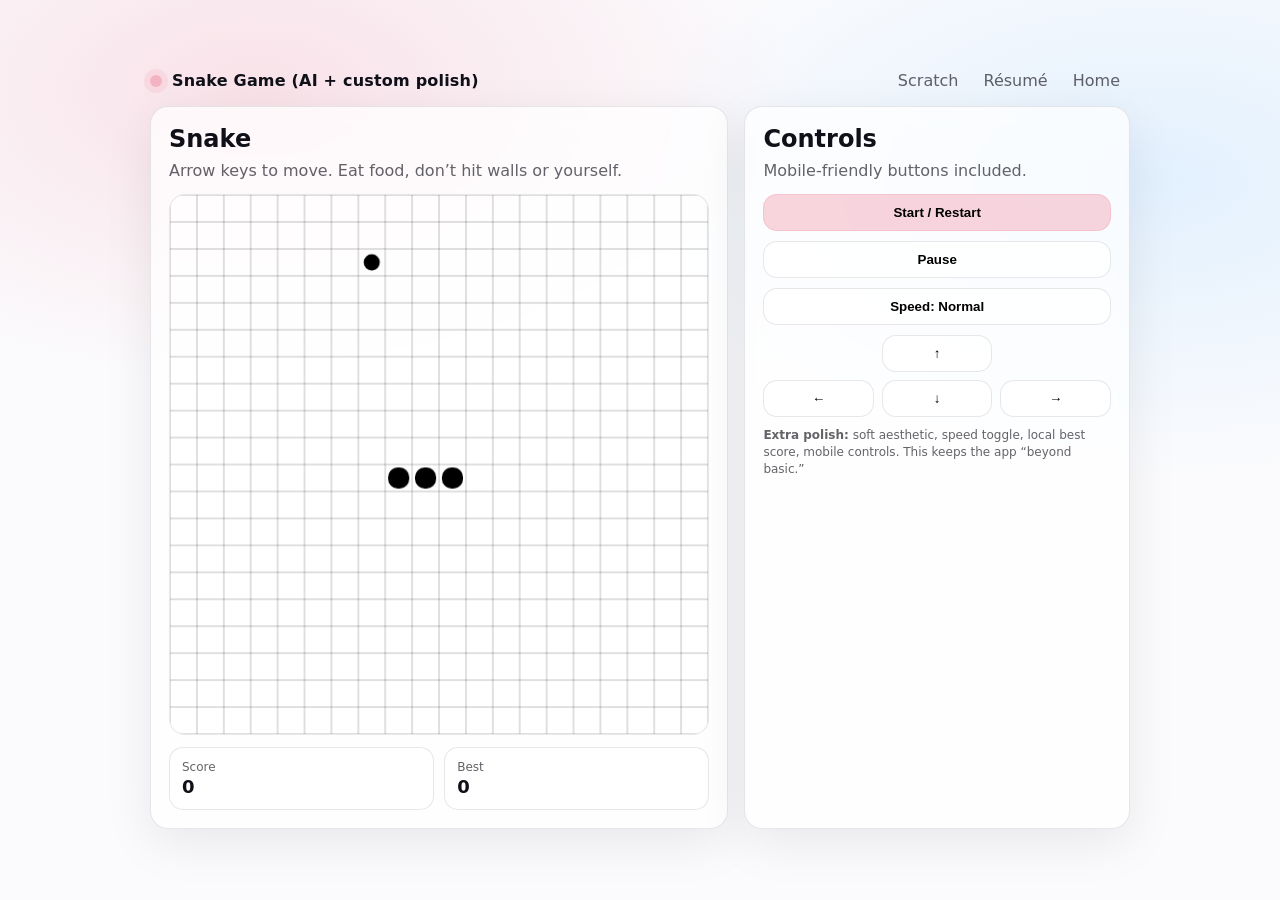
<file: app.html>
<!doctype html>
<html lang="en">
<head>
  <meta charset="utf-8" />
  <meta name="viewport" content="width=device-width, initial-scale=1" />
  <title>Snake | Mini Web App</title>
  <style>
    :root{
      --bg: #fbfbfd;
      --card: rgba(255,255,255,.72);
      --border: rgba(20,20,40,.10);
      --text: #101018;
      --muted: rgba(16,16,24,.65);
      --accent: #f4b3c2; /* peachy */
      --shadow: 0 14px 50px rgba(10,10,20,.08);
      --radius: 18px;
    }

    *{ box-sizing:border-box; }
    body{
      margin:0;
      font-family: system-ui, -apple-system, Segoe UI, Roboto, Arial, sans-serif;
      color: var(--text);
      background: radial-gradient(900px 500px at 20% 10%, rgba(244,179,194,.35), transparent 60%),
                  radial-gradient(900px 500px at 90% 20%, rgba(180,220,255,.35), transparent 60%),
                  var(--bg);
      min-height: 100vh;
      display:flex;
      align-items:center;
      justify-content:center;
      padding: 24px;
    }

    .wrap{
      width: min(980px, 100%);
      display:grid;
      grid-template-columns: 1fr;
      gap: 16px;
    }

    .top{
      display:flex;
      align-items:center;
      justify-content:space-between;
      gap: 12px;
    }

    .brand{
      display:flex;
      align-items:center;
      gap: 10px;
      font-weight: 700;
      letter-spacing: .2px;
    }
    .dot{
      width: 12px; height: 12px; border-radius: 50%;
      background: var(--accent);
      box-shadow: 0 0 0 6px rgba(244,179,194,.28);
    }

    .links a{
      text-decoration:none;
      color: var(--muted);
      padding: 8px 10px;
      border-radius: 999px;
    }
    .links a:hover{ background: rgba(0,0,0,.04); color: var(--text); }

    .grid{
      display:grid;
      grid-template-columns: 1.2fr .8fr;
      gap: 16px;
    }

    .card{
      background: var(--card);
      border: 1px solid var(--border);
      border-radius: var(--radius);
      box-shadow: var(--shadow);
      backdrop-filter: blur(10px);
      padding: 18px;
    }

    h1{ font-size: 24px; margin: 0 0 8px; }
    p{ margin: 0; color: var(--muted); }

    canvas{
      width: 100%;
      max-width: 560px;
      aspect-ratio: 1 / 1;
      border-radius: 16px;
      border: 1px solid var(--border);
      background: rgba(255,255,255,.55);
      display:block;
      margin-top: 14px;
    }

    .stats{
      display:grid;
      grid-template-columns: 1fr 1fr;
      gap: 10px;
      margin-top: 12px;
    }
    .stat{
      padding: 12px;
      border: 1px solid var(--border);
      border-radius: 14px;
      background: rgba(255,255,255,.6);
    }
    .stat .label{ font-size: 12px; color: var(--muted); }
    .stat .value{ font-size: 18px; font-weight: 700; margin-top: 2px; }

    .controls{
      display:grid;
      gap: 10px;
      margin-top: 14px;
    }
    .btn{
      appearance:none;
      border: 1px solid var(--border);
      background: rgba(255,255,255,.75);
      border-radius: 14px;
      padding: 10px 12px;
      font-weight: 600;
      cursor:pointer;
    }
    .btn:hover{ background: rgba(255,255,255,.92); }
    .btn.primary{
      background: rgba(244,179,194,.55);
      border-color: rgba(244,179,194,.55);
    }

    .pad{
      display:grid;
      grid-template-columns: 1fr 1fr 1fr;
      gap: 8px;
      margin-top: 10px;
    }
    .pad button{
      padding: 10px 0;
    }
    .pad .blank{
      border: 0; background: transparent;
    }

    .hint{
      font-size: 12px;
      color: var(--muted);
      margin-top: 10px;
      line-height: 1.4;
    }

    @media (max-width: 860px){
      .grid{ grid-template-columns: 1fr; }
      canvas{ max-width: 100%; }
    }
  </style>
</head>

<body>
  <div class="wrap">
    <div class="top">
      <div class="brand"><span class="dot"></span> Snake Game (AI + custom polish)</div>
      <div class="links">
        <a href="scratch.html">Scratch</a>
        <a href="resume.html">Résumé</a>
        <a href="index.html">Home</a>
      </div>
    </div>

    <div class="grid">
      <div class="card">
        <h1>Snake</h1>
        <p>Arrow keys to move. Eat food, don’t hit walls or yourself.</p>

        <canvas id="game" width="560" height="560"></canvas>

        <div class="stats">
          <div class="stat">
            <div class="label">Score</div>
            <div class="value" id="score">0</div>
          </div>
          <div class="stat">
            <div class="label">Best</div>
            <div class="value" id="best">0</div>
          </div>
        </div>
      </div>

      <div class="card">
        <h1>Controls</h1>
        <p class="muted">Mobile-friendly buttons included.</p>

        <div class="controls">
          <button class="btn primary" id="startBtn">Start / Restart</button>
          <button class="btn" id="pauseBtn">Pause</button>
          <button class="btn" id="speedBtn">Speed: Normal</button>
        </div>

        <div class="pad" aria-label="directional pad">
          <button class="btn blank" disabled></button>
          <button class="btn" data-dir="U">↑</button>
          <button class="btn blank" disabled></button>

          <button class="btn" data-dir="L">←</button>
          <button class="btn" data-dir="D">↓</button>
          <button class="btn" data-dir="R">→</button>
        </div>

        <div class="hint">
          <strong>Extra polish:</strong> soft aesthetic, speed toggle, local best score, mobile controls.
          This keeps the app “beyond basic.”
        </div>
      </div>
    </div>
  </div>

  <script>
    // ---- Snake Game (single-file web app) ----
    const canvas = document.getElementById("game");
    const ctx = canvas.getContext("2d");

    const scoreEl = document.getElementById("score");
    const bestEl = document.getElementById("best");

    const startBtn = document.getElementById("startBtn");
    const pauseBtn = document.getElementById("pauseBtn");
    const speedBtn = document.getElementById("speedBtn");

    const gridSize = 20;              // cells per row/col
    const cell = canvas.width / gridSize;

    const speeds = [
      { name: "Slow", ms: 140 },
      { name: "Normal", ms: 100 },
      { name: "Fast", ms: 70 }
    ];
    let speedIndex = 1;

    let snake, dir, nextDir, food, score, best, loop, paused, alive;

    best = Number(localStorage.getItem("snake_best") || 0);
    bestEl.textContent = best;

    function randCell() {
      return {
        x: Math.floor(Math.random() * gridSize),
        y: Math.floor(Math.random() * gridSize)
      };
    }

    function reset() {
      snake = [{ x: 10, y: 10 }, { x: 9, y: 10 }, { x: 8, y: 10 }];
      dir = "R";
      nextDir = "R";
      score = 0;
      paused = false;
      alive = true;
      food = placeFood();
      scoreEl.textContent = score;
      draw();
    }

    function placeFood() {
      let f;
      do { f = randCell(); }
      while (snake.some(s => s.x === f.x && s.y === f.y));
      return f;
    }

    function step() {
      if (!alive || paused) return;

      dir = nextDir;
      const head = { ...snake[0] };

      if (dir === "U") head.y -= 1;
      if (dir === "D") head.y += 1;
      if (dir === "L") head.x -= 1;
      if (dir === "R") head.x += 1;

      // wall collision
      if (head.x < 0 || head.y < 0 || head.x >= gridSize || head.y >= gridSize) {
        return gameOver();
      }

      // self collision
      if (snake.some(s => s.x === head.x && s.y === head.y)) {
        return gameOver();
      }

      snake.unshift(head);

      // eat
      if (head.x === food.x && head.y === food.y) {
        score++;
        scoreEl.textContent = score;
        if (score > best) {
          best = score;
          bestEl.textContent = best;
          localStorage.setItem("snake_best", String(best));
        }
        food = placeFood();
      } else {
        snake.pop();
      }

      draw();
    }

    function gameOver() {
      alive = false;
      draw(true);
      clearInterval(loop);
      loop = null;
    }

    function draw(gameOverState = false) {
      ctx.clearRect(0, 0, canvas.width, canvas.height);

      // grid (very light)
      ctx.globalAlpha = 0.25;
      for (let i = 0; i <= gridSize; i++) {
        ctx.beginPath();
        ctx.moveTo(i * cell, 0);
        ctx.lineTo(i * cell, canvas.height);
        ctx.stroke();

        ctx.beginPath();
        ctx.moveTo(0, i * cell);
        ctx.lineTo(canvas.width, i * cell);
        ctx.stroke();
      }
      ctx.globalAlpha = 1;

      // food
      ctx.beginPath();
      ctx.arc((food.x + 0.5) * cell, (food.y + 0.5) * cell, cell * 0.30, 0, Math.PI * 2);
      ctx.fill();

      // snake
      snake.forEach((s, idx) => {
        ctx.beginPath();
        ctx.roundRect(s.x * cell + 3, s.y * cell + 3, cell - 6, cell - 6, 10);
        ctx.fill();
        // subtle head highlight
        if (idx === 0) {
          ctx.globalAlpha = 0.15;
          ctx.beginPath();
          ctx.roundRect(s.x * cell + 8, s.y * cell + 8, cell - 16, cell - 16, 10);
          ctx.fill();
          ctx.globalAlpha = 1;
        }
      });

      // overlay text
      if (gameOverState) {
        ctx.globalAlpha = 0.9;
        ctx.fillRect(0, canvas.height/2 - 60, canvas.width, 120);
        ctx.globalAlpha = 1;
        ctx.textAlign = "center";
        ctx.font = "700 28px system-ui, -apple-system, Segoe UI, Roboto, Arial";
        ctx.fillText("Game Over", canvas.width/2, canvas.height/2 - 6);
        ctx.font = "500 14px system-ui, -apple-system, Segoe UI, Roboto, Arial";
        ctx.fillText("Press Start/Restart to play again", canvas.width/2, canvas.height/2 + 22);
      }

      // paused indicator
      if (paused && alive) {
        ctx.globalAlpha = 0.55;
        ctx.fillRect(0, canvas.height/2 - 40, canvas.width, 80);
        ctx.globalAlpha = 1;
        ctx.textAlign = "center";
        ctx.font = "700 22px system-ui, -apple-system, Segoe UI, Roboto, Arial";
        ctx.fillText("Paused", canvas.width/2, canvas.height/2 + 7);
      }
    }

    function setDirection(d) {
      // prevent reversing into yourself
      const opposite = { U:"D", D:"U", L:"R", R:"L" };
      if (opposite[dir] === d) return;
      nextDir = d;
    }

    function start() {
      reset();
      clearInterval(loop);
      loop = setInterval(step, speeds[speedIndex].ms);
    }

    function togglePause() {
      if (!alive) return;
      paused = !paused;
      draw();
      pauseBtn.textContent = paused ? "Resume" : "Pause";
    }

    function toggleSpeed() {
      speedIndex = (speedIndex + 1) % speeds.length;
      speedBtn.textContent = `Speed: ${speeds[speedIndex].name}`;
      if (loop) {
        clearInterval(loop);
        loop = setInterval(step, speeds[speedIndex].ms);
      }
    }

    // keyboard
    window.addEventListener("keydown", (e) => {
      const k = e.key.toLowerCase();
      if (k === "arrowup" || k === "w") setDirection("U");
      if (k === "arrowdown" || k === "s") setDirection("D");
      if (k === "arrowleft" || k === "a") setDirection("L");
      if (k === "arrowright" || k === "d") setDirection("R");
      if (k === " ") togglePause();
    });

    // buttons
    startBtn.addEventListener("click", start);
    pauseBtn.addEventListener("click", togglePause);
    speedBtn.addEventListener("click", toggleSpeed);

    document.querySelectorAll("[data-dir]").forEach(btn => {
      btn.addEventListener("click", () => setDirection(btn.dataset.dir));
    });

    // initial state
    reset();
    speedBtn.textContent = `Speed: ${speeds[speedIndex].name}`;
  </script>
</body>
</html>
</file>
